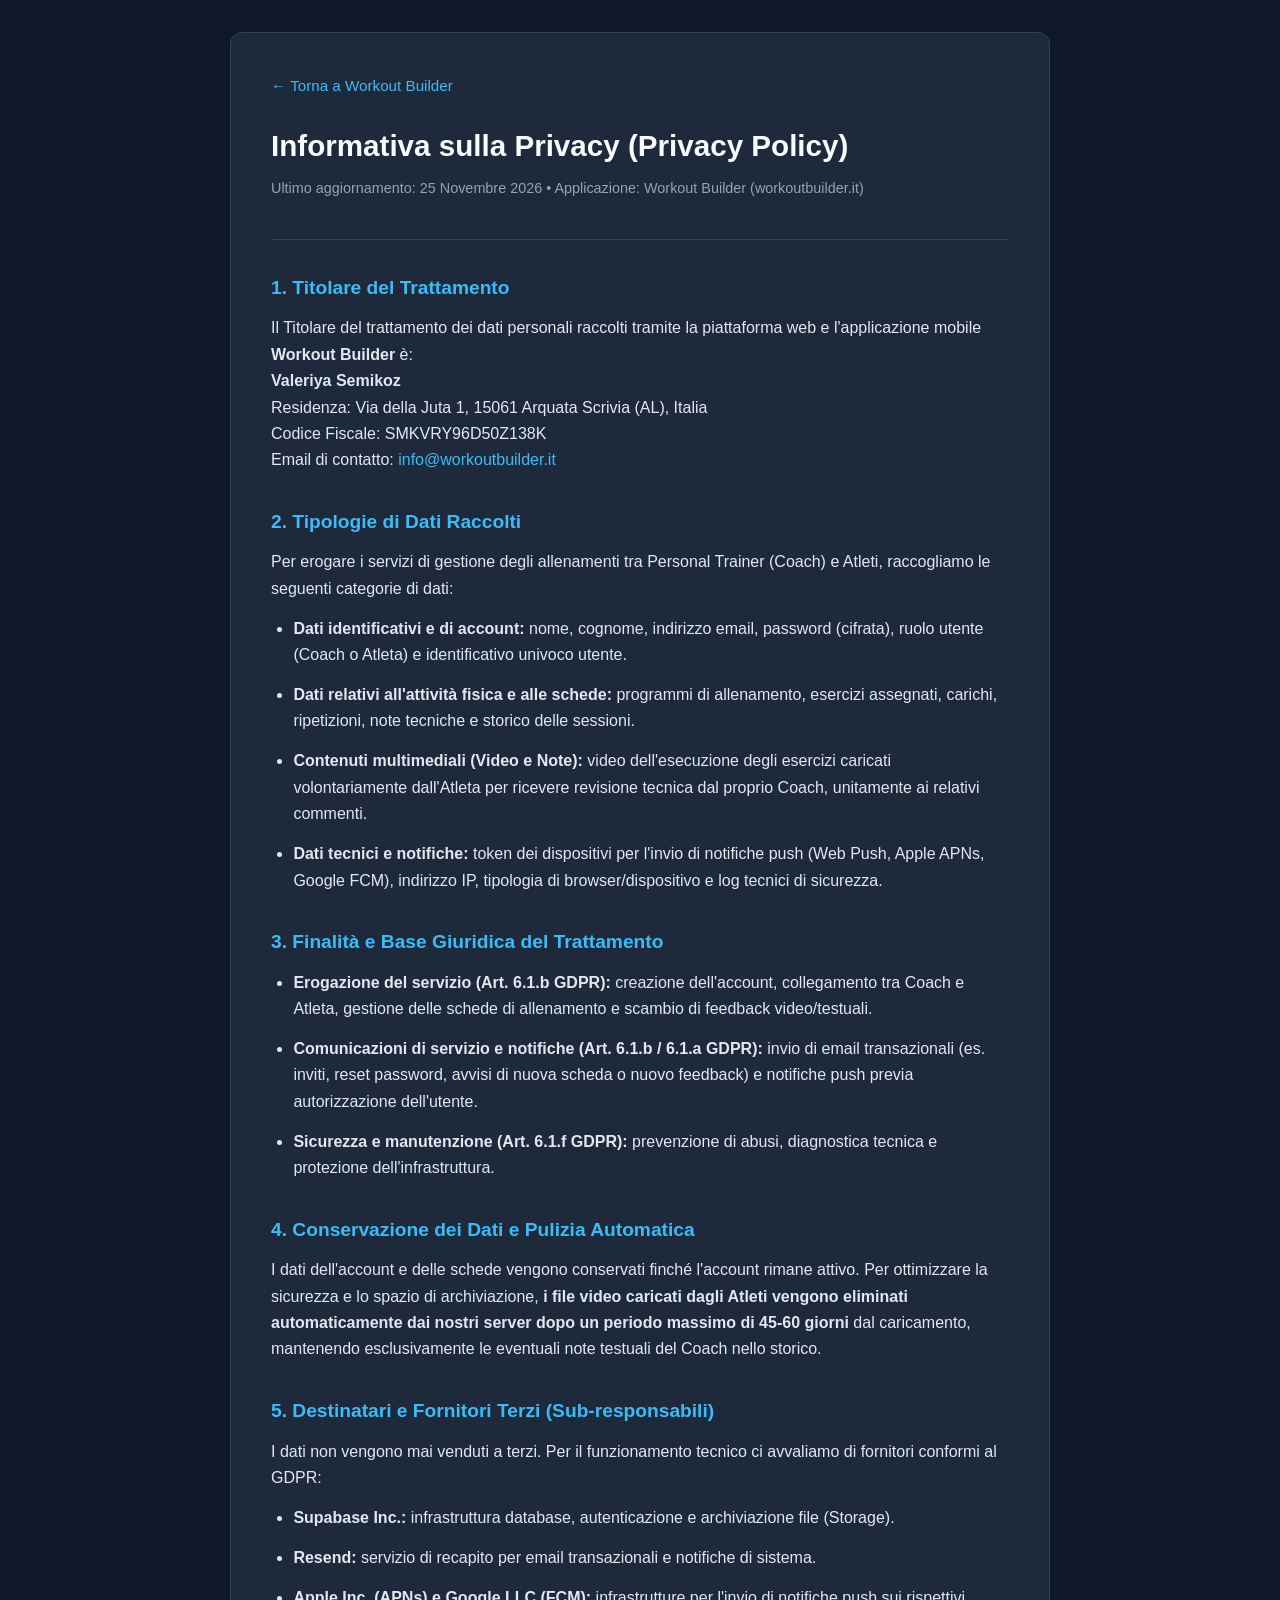
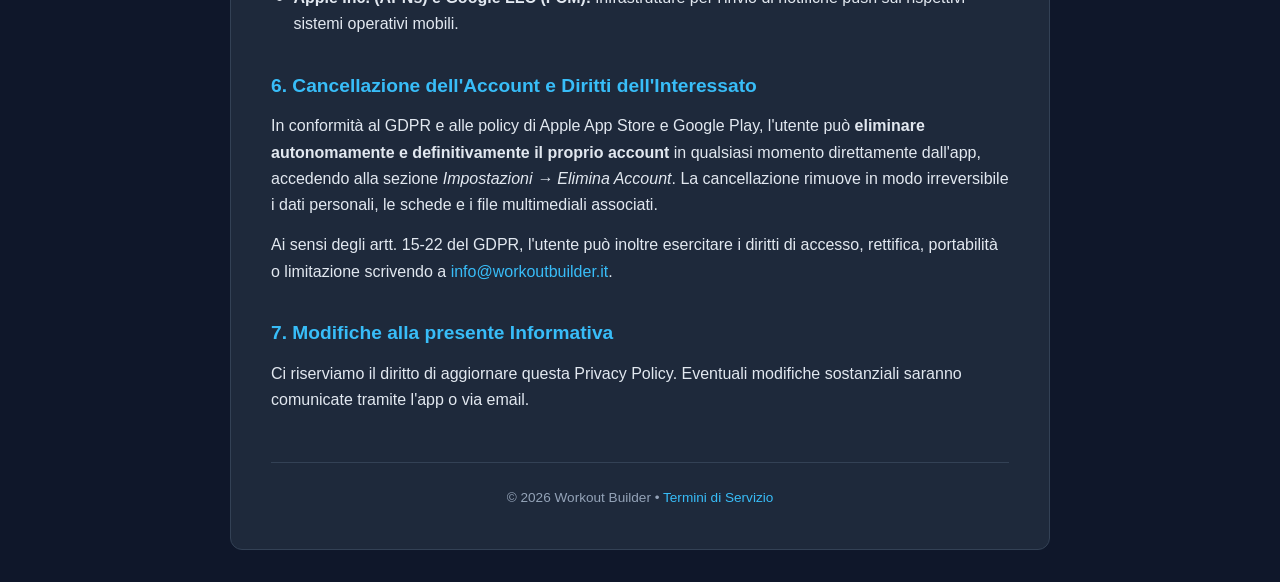
<file: privacy.html>
<!DOCTYPE html>
<html lang="it">
<head>
  <meta charset="UTF-8" />
  <meta name="viewport" content="width=device-width, initial-scale=1.0" />
  <title>Privacy Policy — Workout Builder</title>
  <style>
    :root {
      --bg: #0f172a;
      --card: #1e293b;
      --text: #f8fafc;
      --muted: #94a3b8;
      --accent: #38bdf8;
      --border: #334155;
    }
    * { box-sizing: border-box; margin: 0; padding: 0; }
    body {
      font-family: -apple-system, BlinkMacSystemFont, "Segoe UI", Roboto, Helvetica, Arial, sans-serif;
      background-color: var(--bg);
      color: var(--text);
      line-height: 1.65;
      padding: 2rem 1rem;
    }
    .container {
      max-width: 820px;
      margin: 0 auto;
      background: var(--card);
      border: 1px solid var(--border);
      border-radius: 12px;
      padding: 2.5rem;
    }
    header {
      border-bottom: 1px solid var(--border);
      padding-bottom: 1.5rem;
      margin-bottom: 2rem;
    }
    h1 { font-size: 1.85rem; margin-bottom: 0.4rem; }
    .meta { color: var(--muted); font-size: 0.9rem; }
    h2 {
      font-size: 1.2rem;
      color: var(--accent);
      margin-top: 2rem;
      margin-bottom: 0.75rem;
    }
    p, li { color: #e2e8f0; margin-bottom: 0.85rem; }
    ul { padding-left: 1.4rem; margin-bottom: 1rem; }
    a { color: var(--accent); text-decoration: none; }
    a:hover { text-decoration: underline; }
    .back-link {
      display: inline-block;
      margin-bottom: 1.5rem;
      font-size: 0.95rem;
    }
    footer {
      margin-top: 3rem;
      padding-top: 1.5rem;
      border-top: 1px solid var(--border);
      color: var(--muted);
      font-size: 0.85rem;
      text-align: center;
    }
  </style>
</head>
<body>
  <div class="container">
    <a href="/" class="back-link">&larr; Torna a Workout Builder</a>

    <header>
      <h1>Informativa sulla Privacy (Privacy Policy)</h1>
      <p class="meta">Ultimo aggiornamento: 25 Novembre 2026 &bull; Applicazione: Workout Builder (workoutbuilder.it)</p>
    </header>

    <h2>1. Titolare del Trattamento</h2>
    <p>
      Il Titolare del trattamento dei dati personali raccolti tramite la piattaforma web e l'applicazione mobile <strong>Workout Builder</strong> è:<br />
      <strong>Valeriya Semikoz</strong><br />
      Residenza: Via della Juta 1, 15061 Arquata Scrivia (AL), Italia<br />
      Codice Fiscale: SMKVRY96D50Z138K<br />
      Email di contatto: <a href="mailto:info@workoutbuilder.it">info@workoutbuilder.it</a>
    </p>

    <h2>2. Tipologie di Dati Raccolti</h2>
    <p>Per erogare i servizi di gestione degli allenamenti tra Personal Trainer (Coach) e Atleti, raccogliamo le seguenti categorie di dati:</p>
    <ul>
      <li><strong>Dati identificativi e di account:</strong> nome, cognome, indirizzo email, password (cifrata), ruolo utente (Coach o Atleta) e identificativo univoco utente.</li>
      <li><strong>Dati relativi all'attività fisica e alle schede:</strong> programmi di allenamento, esercizi assegnati, carichi, ripetizioni, note tecniche e storico delle sessioni.</li>
      <li><strong>Contenuti multimediali (Video e Note):</strong> video dell'esecuzione degli esercizi caricati volontariamente dall'Atleta per ricevere revisione tecnica dal proprio Coach, unitamente ai relativi commenti.</li>
      <li><strong>Dati tecnici e notifiche:</strong> token dei dispositivi per l'invio di notifiche push (Web Push, Apple APNs, Google FCM), indirizzo IP, tipologia di browser/dispositivo e log tecnici di sicurezza.</li>
    </ul>

    <h2>3. Finalità e Base Giuridica del Trattamento</h2>
    <ul>
      <li><strong>Erogazione del servizio (Art. 6.1.b GDPR):</strong> creazione dell'account, collegamento tra Coach e Atleta, gestione delle schede di allenamento e scambio di feedback video/testuali.</li>
      <li><strong>Comunicazioni di servizio e notifiche (Art. 6.1.b / 6.1.a GDPR):</strong> invio di email transazionali (es. inviti, reset password, avvisi di nuova scheda o nuovo feedback) e notifiche push previa autorizzazione dell'utente.</li>
      <li><strong>Sicurezza e manutenzione (Art. 6.1.f GDPR):</strong> prevenzione di abusi, diagnostica tecnica e protezione dell'infrastruttura.</li>
    </ul>

    <h2>4. Conservazione dei Dati e Pulizia Automatica</h2>
    <p>
      I dati dell'account e delle schede vengono conservati finché l'account rimane attivo. Per ottimizzare la sicurezza e lo spazio di archiviazione, <strong>i file video caricati dagli Atleti vengono eliminati automaticamente dai nostri server dopo un periodo massimo di 45-60 giorni</strong> dal caricamento, mantenendo esclusivamente le eventuali note testuali del Coach nello storico.
    </p>

    <h2>5. Destinatari e Fornitori Terzi (Sub-responsabili)</h2>
    <p>I dati non vengono mai venduti a terzi. Per il funzionamento tecnico ci avvaliamo di fornitori conformi al GDPR:</p>
    <ul>
      <li><strong>Supabase Inc.:</strong> infrastruttura database, autenticazione e archiviazione file (Storage).</li>
      <li><strong>Resend:</strong> servizio di recapito per email transazionali e notifiche di sistema.</li>
      <li><strong>Apple Inc. (APNs) e Google LLC (FCM):</strong> infrastrutture per l'invio di notifiche push sui rispettivi sistemi operativi mobili.</li>
    </ul>

    <h2>6. Cancellazione dell'Account e Diritti dell'Interessato</h2>
    <p>
      In conformità al GDPR e alle policy di Apple App Store e Google Play, l'utente può <strong>eliminare autonomamente e definitivamente il proprio account</strong> in qualsiasi momento direttamente dall'app, accedendo alla sezione <em>Impostazioni &rarr; Elimina Account</em>. La cancellazione rimuove in modo irreversibile i dati personali, le schede e i file multimediali associati.
    </p>
    <p>
      Ai sensi degli artt. 15-22 del GDPR, l'utente può inoltre esercitare i diritti di accesso, rettifica, portabilità o limitazione scrivendo a <a href="mailto:info@workoutbuilder.it">info@workoutbuilder.it</a>.
    </p>

    <h2>7. Modifiche alla presente Informativa</h2>
    <p>
      Ci riserviamo il diritto di aggiornare questa Privacy Policy. Eventuali modifiche sostanziali saranno comunicate tramite l'app o via email.
    </p>

    <footer>
      &copy; 2026 Workout Builder &bull; <a href="/terms.html">Termini di Servizio</a>
    </footer>
  </div>
</body>
</html>
</file>
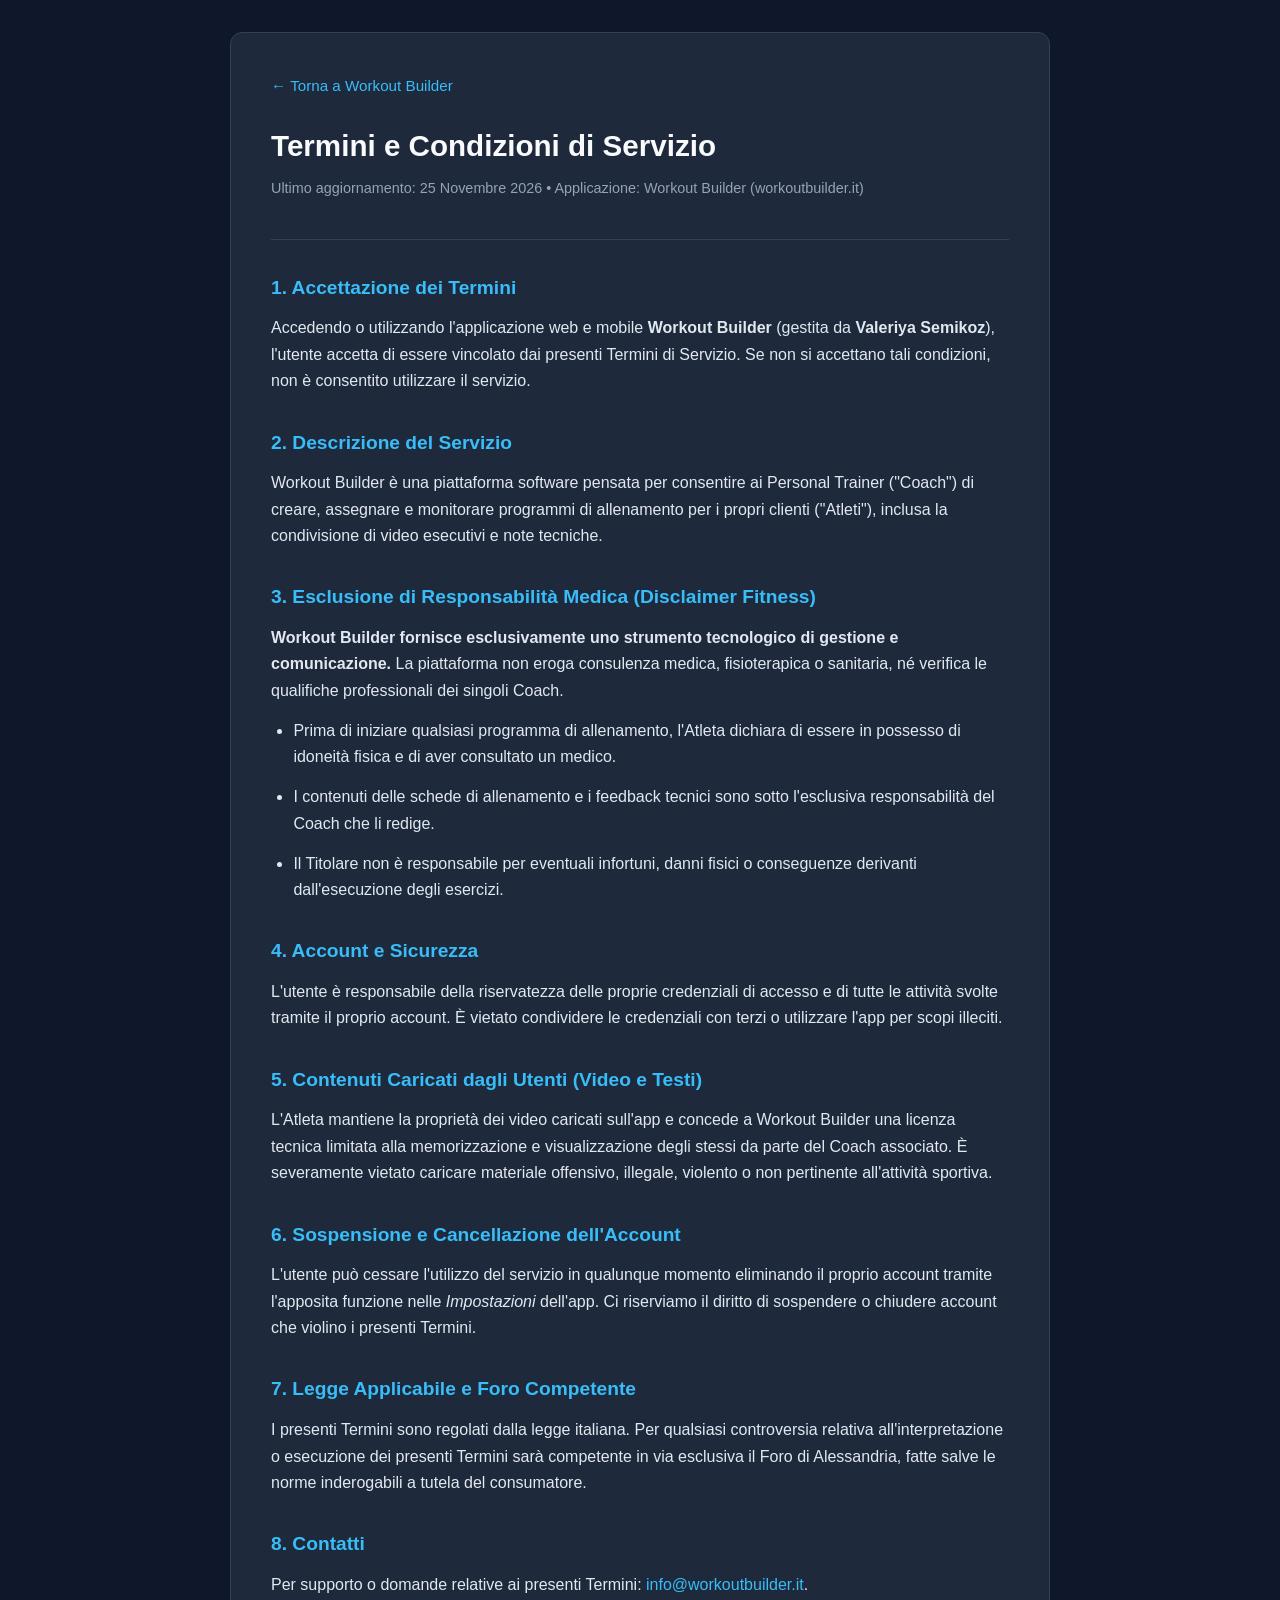
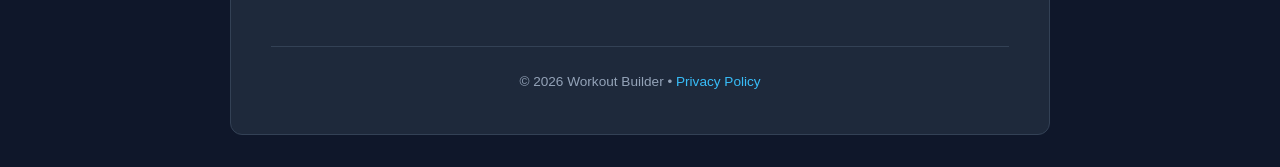
<file: terms.html>
<!DOCTYPE html>
<html lang="it">
<head>
  <meta charset="UTF-8" />
  <meta name="viewport" content="width=device-width, initial-scale=1.0" />
  <title>Termini di Servizio — Workout Builder</title>
  <style>
    :root {
      --bg: #0f172a;
      --card: #1e293b;
      --text: #f8fafc;
      --muted: #94a3b8;
      --accent: #38bdf8;
      --border: #334155;
    }
    * { box-sizing: border-box; margin: 0; padding: 0; }
    body {
      font-family: -apple-system, BlinkMacSystemFont, "Segoe UI", Roboto, Helvetica, Arial, sans-serif;
      background-color: var(--bg);
      color: var(--text);
      line-height: 1.65;
      padding: 2rem 1rem;
    }
    .container {
      max-width: 820px;
      margin: 0 auto;
      background: var(--card);
      border: 1px solid var(--border);
      border-radius: 12px;
      padding: 2.5rem;
    }
    header {
      border-bottom: 1px solid var(--border);
      padding-bottom: 1.5rem;
      margin-bottom: 2rem;
    }
    h1 { font-size: 1.85rem; margin-bottom: 0.4rem; }
    .meta { color: var(--muted); font-size: 0.9rem; }
    h2 {
      font-size: 1.2rem;
      color: var(--accent);
      margin-top: 2rem;
      margin-bottom: 0.75rem;
    }
    p, li { color: #e2e8f0; margin-bottom: 0.85rem; }
    ul { padding-left: 1.4rem; margin-bottom: 1rem; }
    a { color: var(--accent); text-decoration: none; }
    a:hover { text-decoration: underline; }
    .back-link {
      display: inline-block;
      margin-bottom: 1.5rem;
      font-size: 0.95rem;
    }
    footer {
      margin-top: 3rem;
      padding-top: 1.5rem;
      border-top: 1px solid var(--border);
      color: var(--muted);
      font-size: 0.85rem;
      text-align: center;
    }
  </style>
</head>
<body>
  <div class="container">
    <a href="/" class="back-link">&larr; Torna a Workout Builder</a>

    <header>
      <h1>Termini e Condizioni di Servizio</h1>
      <p class="meta">Ultimo aggiornamento: 25 Novembre 2026 &bull; Applicazione: Workout Builder (workoutbuilder.it)</p>
    </header>

    <h2>1. Accettazione dei Termini</h2>
    <p>
      Accedendo o utilizzando l'applicazione web e mobile <strong>Workout Builder</strong> (gestita da <strong>Valeriya Semikoz</strong>), l'utente accetta di essere vincolato dai presenti Termini di Servizio. Se non si accettano tali condizioni, non è consentito utilizzare il servizio.
    </p>

    <h2>2. Descrizione del Servizio</h2>
    <p>
      Workout Builder è una piattaforma software pensata per consentire ai Personal Trainer ("Coach") di creare, assegnare e monitorare programmi di allenamento per i propri clienti ("Atleti"), inclusa la condivisione di video esecutivi e note tecniche.
    </p>

    <h2>3. Esclusione di Responsabilità Medica (Disclaimer Fitness)</h2>
    <p>
      <strong>Workout Builder fornisce esclusivamente uno strumento tecnologico di gestione e comunicazione.</strong> La piattaforma non eroga consulenza medica, fisioterapica o sanitaria, né verifica le qualifiche professionali dei singoli Coach.
    </p>
    <ul>
      <li>Prima di iniziare qualsiasi programma di allenamento, l'Atleta dichiara di essere in possesso di idoneità fisica e di aver consultato un medico.</li>
      <li>I contenuti delle schede di allenamento e i feedback tecnici sono sotto l'esclusiva responsabilità del Coach che li redige.</li>
      <li>Il Titolare non è responsabile per eventuali infortuni, danni fisici o conseguenze derivanti dall'esecuzione degli esercizi.</li>
    </ul>

    <h2>4. Account e Sicurezza</h2>
    <p>
      L'utente è responsabile della riservatezza delle proprie credenziali di accesso e di tutte le attività svolte tramite il proprio account. È vietato condividere le credenziali con terzi o utilizzare l'app per scopi illeciti.
    </p>

    <h2>5. Contenuti Caricati dagli Utenti (Video e Testi)</h2>
    <p>
      L'Atleta mantiene la proprietà dei video caricati sull'app e concede a Workout Builder una licenza tecnica limitata alla memorizzazione e visualizzazione degli stessi da parte del Coach associato. È severamente vietato caricare materiale offensivo, illegale, violento o non pertinente all'attività sportiva.
    </p>

    <h2>6. Sospensione e Cancellazione dell'Account</h2>
    <p>
      L'utente può cessare l'utilizzo del servizio in qualunque momento eliminando il proprio account tramite l'apposita funzione nelle <em>Impostazioni</em> dell'app. Ci riserviamo il diritto di sospendere o chiudere account che violino i presenti Termini.
    </p>

    <h2>7. Legge Applicabile e Foro Competente</h2>
    <p>
      I presenti Termini sono regolati dalla legge italiana. Per qualsiasi controversia relativa all'interpretazione o esecuzione dei presenti Termini sarà competente in via esclusiva il Foro di Alessandria, fatte salve le norme inderogabili a tutela del consumatore.
    </p>

    <h2>8. Contatti</h2>
    <p>
      Per supporto o domande relative ai presenti Termini: <a href="mailto:info@workoutbuilder.it">info@workoutbuilder.it</a>.
    </p>

    <footer>
      &copy; 2026 Workout Builder &bull; <a href="/privacy.html">Privacy Policy</a>
    </footer>
  </div>
</body>
</html>
</file>
